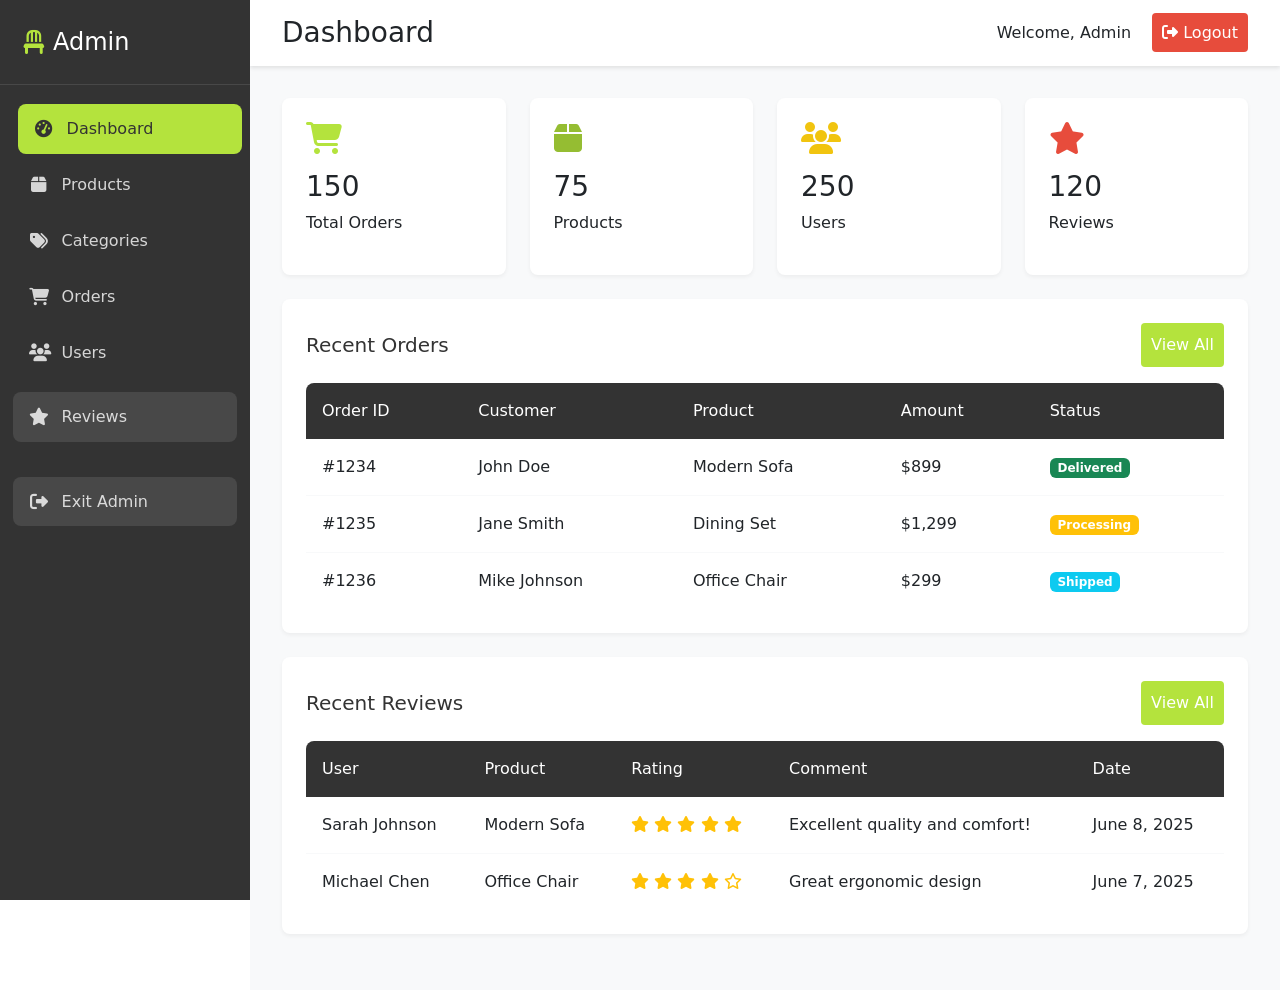
<file: admin/index.html>
<!DOCTYPE html>
<html lang="en">
  <head>
    <meta charset="UTF-8" />
    <meta name="viewport" content="width=device-width, initial-scale=1.0" />
    <title>Admin Dashboard - Modern Furniture Store</title>

    <!-- Favicon -->
    <link
      rel="apple-touch-icon"
      sizes="180x180"
      href="../assets/img/favicon_io/apple-touch-icon.png"
    />
    <link
      rel="icon"
      type="image/png"
      sizes="32x32"
      href="../assets/img/favicon_io/favicon-32x32.png"
    />
    <link
      rel="icon"
      type="image/png"
      sizes="16x16"
      href="../assets/img/favicon_io/favicon-16x16.png"
    />
    <link rel="manifest" href="../assets/img/favicon_io/site.webmanifest" />

    <!-- Bootstrap 5 CSS -->
    <link
      href="https://cdn.jsdelivr.net/npm/bootstrap@5.3.0/dist/css/bootstrap.min.css"
      rel="stylesheet"
    />
    <!-- Font Awesome -->
    <link
      rel="stylesheet"
      href="https://cdnjs.cloudflare.com/ajax/libs/font-awesome/6.4.0/css/all.min.css"
    />
    <!-- Custom CSS -->
    <link rel="stylesheet" href="../assets/css/colors.css" />
    <link rel="stylesheet" href="../assets/css/admin/admin.css" />
  </head>
  <body>
    <div class="admin-wrapper">
      <!-- Sidebar -->
      <nav class="admin-sidebar">
        <a class="navbar-brand" href="index.html">
          <i class="fas fa-chair"></i> Admin
        </a>
        <ul class="nav flex-column">
          <li class="nav-item">
            <a class="nav-link active" href="index.html">
              <i class="fas fa-tachometer-alt"></i> Dashboard
            </a>
          </li>
          <li class="nav-item">
            <a class="nav-link" href="products.html">
              <i class="fas fa-box"></i> Products
            </a>
          </li>
          <li class="nav-item">
            <a class="nav-link" href="categories.html">
              <i class="fas fa-tags"></i> Categories
            </a>
          </li>
          <li class="nav-item">
            <a class="nav-link" href="orders.html">
              <i class="fas fa-shopping-cart"></i> Orders
            </a>
          </li>
          <li class="nav-item">
            <a class="nav-link" href="users.html">
              <i class="fas fa-users"></i> Users
            </a>
          </li>
          <li class="nav-item">
            <a class="nav-link" href="reviews.html">
              <i class="fas fa-star"></i> Reviews
            </a>
          </li>
          <li class="nav-item mt-4">
            <a class="nav-link" href="../index.html">
              <i class="fas fa-sign-out-alt"></i> Exit Admin
            </a>
          </li>
        </ul>
      </nav>

      <!-- Main Content -->
      <main class="admin-main">
        <!-- Header -->
        <header class="admin-header">
          <h1 class="h3 m-0">Dashboard</h1>
          <div class="admin-header-right">
            <span class="me-3">Welcome, Admin</span>
            <a href="#" class="admin-btn admin-btn-danger btn-sm">
              <i class="fas fa-sign-out-alt"></i> Logout
            </a>
          </div>
        </header>

        <!-- Stats Row -->
        <div class="row">
          <div class="col-md-3">
            <div class="stats-card primary">
              <i class="fas fa-shopping-cart"></i>
              <h3>150</h3>
              <p>Total Orders</p>
            </div>
          </div>
          <div class="col-md-3">
            <div class="stats-card success">
              <i class="fas fa-box"></i>
              <h3>75</h3>
              <p>Products</p>
            </div>
          </div>
          <div class="col-md-3">
            <div class="stats-card warning">
              <i class="fas fa-users"></i>
              <h3>250</h3>
              <p>Users</p>
            </div>
          </div>
          <div class="col-md-3">
            <div class="stats-card danger">
              <i class="fas fa-star"></i>
              <h3>120</h3>
              <p>Reviews</p>
            </div>
          </div>
        </div>

        <!-- Recent Orders -->
        <div class="admin-card">
          <div class="admin-card-header">
            <h2 class="admin-card-title">Recent Orders</h2>
            <a href="orders.html" class="admin-btn admin-btn-primary"
              >View All</a
            >
          </div>
          <div class="table-responsive">
            <table class="admin-table">
              <thead>
                <tr>
                  <th>Order ID</th>
                  <th>Customer</th>
                  <th>Product</th>
                  <th>Amount</th>
                  <th>Status</th>
                </tr>
              </thead>
              <tbody>
                <tr>
                  <td>#1234</td>
                  <td>John Doe</td>
                  <td>Modern Sofa</td>
                  <td>$899</td>
                  <td><span class="badge bg-success">Delivered</span></td>
                </tr>
                <tr>
                  <td>#1235</td>
                  <td>Jane Smith</td>
                  <td>Dining Set</td>
                  <td>$1,299</td>
                  <td><span class="badge bg-warning">Processing</span></td>
                </tr>
                <tr>
                  <td>#1236</td>
                  <td>Mike Johnson</td>
                  <td>Office Chair</td>
                  <td>$299</td>
                  <td><span class="badge bg-info">Shipped</span></td>
                </tr>
              </tbody>
            </table>
          </div>
        </div>

        <!-- Recent Reviews -->
        <div class="admin-card">
          <div class="admin-card-header">
            <h2 class="admin-card-title">Recent Reviews</h2>
            <a href="reviews.html" class="admin-btn admin-btn-primary"
              >View All</a
            >
          </div>
          <div class="table-responsive">
            <table class="admin-table">
              <thead>
                <tr>
                  <th>User</th>
                  <th>Product</th>
                  <th>Rating</th>
                  <th>Comment</th>
                  <th>Date</th>
                </tr>
              </thead>
              <tbody>
                <tr>
                  <td>Sarah Johnson</td>
                  <td>Modern Sofa</td>
                  <td>
                    <i class="fas fa-star text-warning"></i>
                    <i class="fas fa-star text-warning"></i>
                    <i class="fas fa-star text-warning"></i>
                    <i class="fas fa-star text-warning"></i>
                    <i class="fas fa-star text-warning"></i>
                  </td>
                  <td>Excellent quality and comfort!</td>
                  <td>June 8, 2025</td>
                </tr>
                <tr>
                  <td>Michael Chen</td>
                  <td>Office Chair</td>
                  <td>
                    <i class="fas fa-star text-warning"></i>
                    <i class="fas fa-star text-warning"></i>
                    <i class="fas fa-star text-warning"></i>
                    <i class="fas fa-star text-warning"></i>
                    <i class="far fa-star text-warning"></i>
                  </td>
                  <td>Great ergonomic design</td>
                  <td>June 7, 2025</td>
                </tr>
              </tbody>
            </table>
          </div>
        </div>
      </main>
    </div>

    <!-- Bootstrap JS -->
    <script src="https://cdn.jsdelivr.net/npm/bootstrap@5.3.0/dist/js/bootstrap.bundle.min.js"></script>
  </body>
</html>
</file>
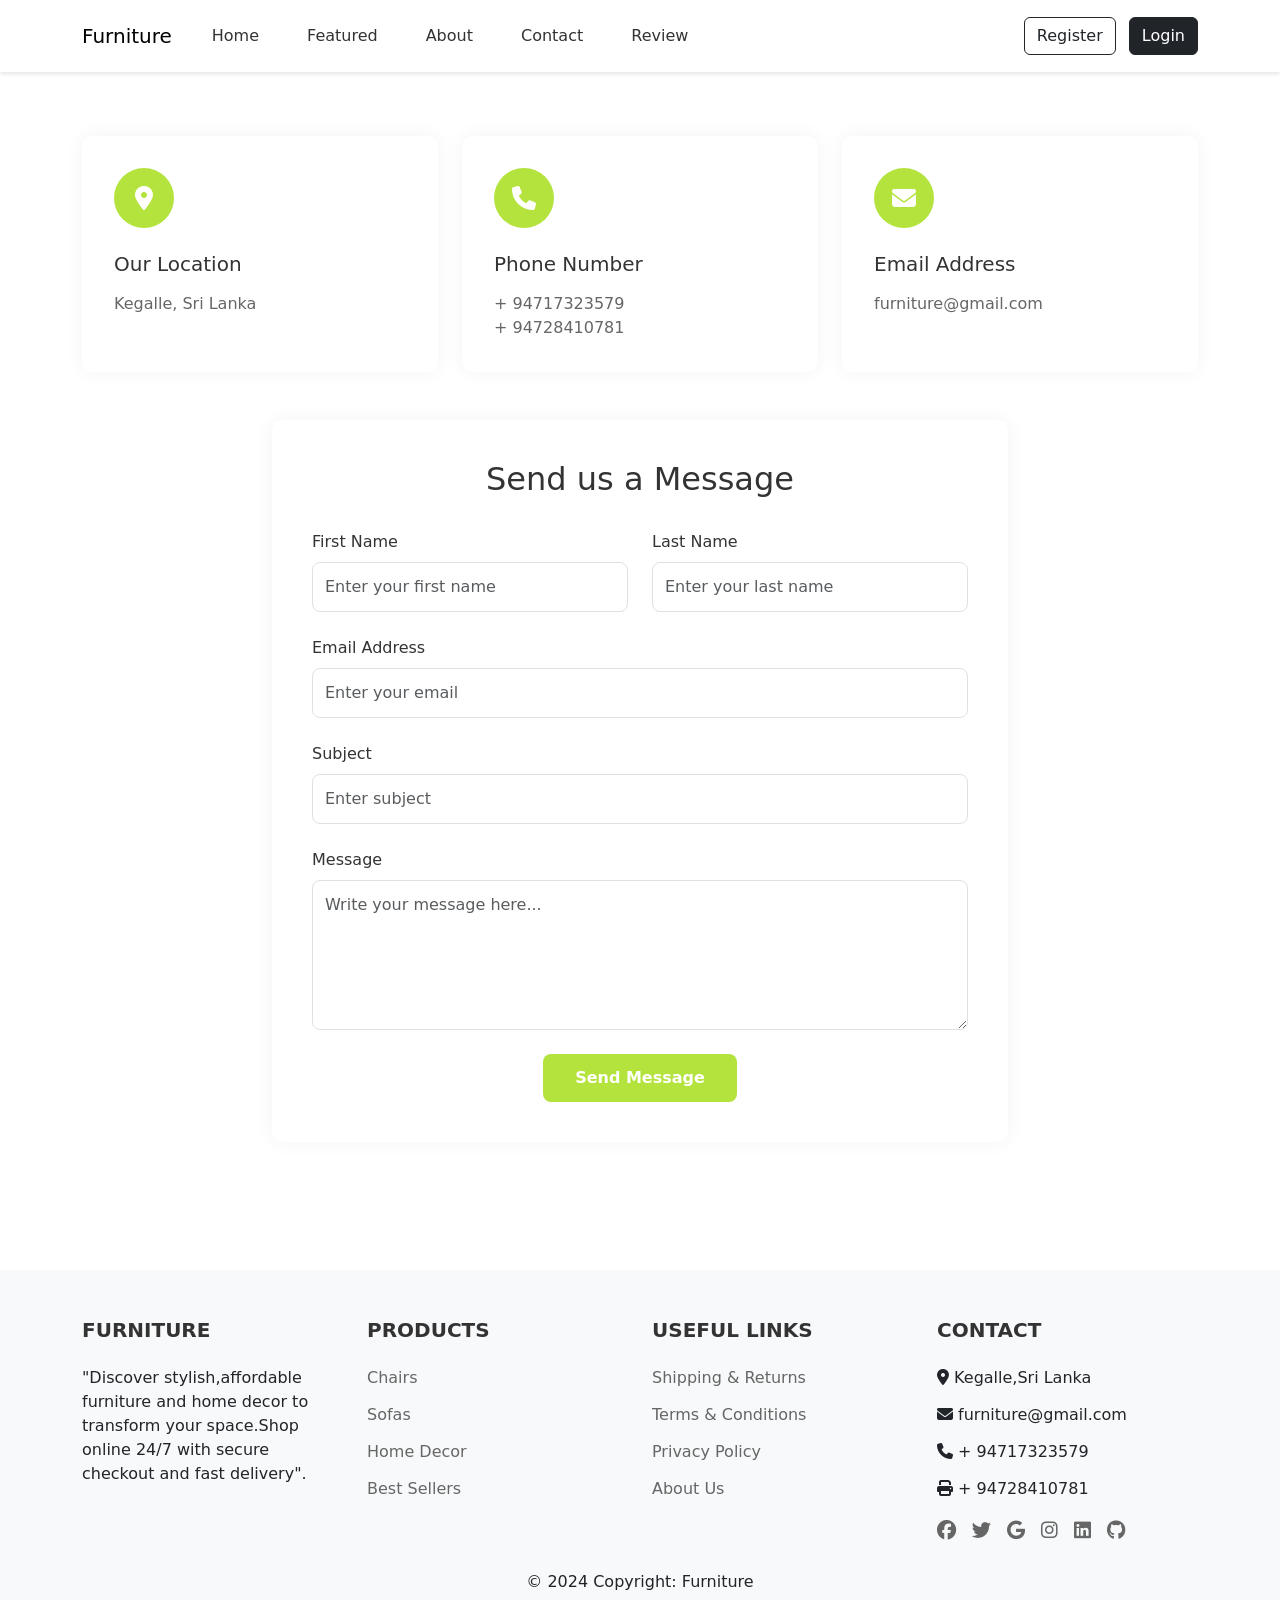
<file: contact.html>
<!DOCTYPE html>
<html lang="en">
  <head>
    <meta charset="UTF-8" />
    <meta name="viewport" content="width=device-width, initial-scale=1.0" />
    <title>Contact Us - Modern Furniture Store</title>
    <!-- Bootstrap 5 CSS -->
    <link
      href="https://cdn.jsdelivr.net/npm/bootstrap@5.3.0/dist/css/bootstrap.min.css"
      rel="stylesheet"
    />
    <!-- Font Awesome -->
    <link
      rel="stylesheet"
      href="https://cdnjs.cloudflare.com/ajax/libs/font-awesome/6.4.0/css/all.min.css"
    />
    <!-- Custom CSS -->
    <link rel="stylesheet" href="assets/css/colors.css" />
    <link rel="stylesheet" href="assets/css/navigation.css" />
    <link rel="stylesheet" href="assets/css/footer.css" />
    <link rel="stylesheet" href="assets/css/contact.css" />
  </head>
  <body>
    <!-- Navigation -->
    <nav class="navbar navbar-expand-lg">
      <div class="container">
        <a class="navbar-brand" href="index.html">Furniture</a>
        <button
          class="navbar-toggler"
          type="button"
          data-bs-toggle="collapse"
          data-bs-target="#navbarNav"
        >
          <span class="navbar-toggler-icon"></span>
        </button>
        <div class="collapse navbar-collapse" id="navbarNav">
          <ul class="navbar-nav me-auto">
            <li class="nav-item">
              <a class="nav-link" href="index.html">Home</a>
            </li>
            <li class="nav-item">
              <a class="nav-link" href="featured.html">Featured</a>
            </li>
            <li class="nav-item">
              <a class="nav-link" href="about.html">About</a>
            </li>
            <li class="nav-item">
              <a class="nav-link active" href="contact.html">Contact</a>
            </li>
            <li class="nav-item">
              <a class="nav-link" href="review.html">Review</a>
            </li>
          </ul>
          <div class="ms-auto">
            <a href="register.html" class="btn btn-outline-dark me-2"
              >Register</a
            >
            <a href="login.html" class="btn btn-dark">Login</a>
          </div>
        </div>
      </div>
    </nav>

    <!-- Contact Section -->
    <section class="contact-container">
      <div class="container">
        <div class="contact-info">
          <div class="row g-4">
            <div class="col-md-4">
              <div class="contact-card">
                <div class="contact-icon">
                  <i class="fas fa-map-marker-alt"></i>
                </div>
                <h3>Our Location</h3>
                <p>Kegalle, Sri Lanka</p>
              </div>
            </div>
            <div class="col-md-4">
              <div class="contact-card">
                <div class="contact-icon">
                  <i class="fas fa-phone"></i>
                </div>
                <h3>Phone Number</h3>
                <p>+ 94717323579</p>
                <p>+ 94728410781</p>
              </div>
            </div>
            <div class="col-md-4">
              <div class="contact-card">
                <div class="contact-icon">
                  <i class="fas fa-envelope"></i>
                </div>
                <h3>Email Address</h3>
                <p>furniture@gmail.com</p>
              </div>
            </div>
          </div>
        </div>

        <div class="row justify-content-center">
          <div class="col-md-8">
            <div class="contact-form">
              <h2>Send us a Message</h2>
              <form>
                <div class="row">
                  <div class="col-md-6">
                    <div class="form-group">
                      <label class="form-label">First Name</label>
                      <input
                        type="text"
                        class="form-control"
                        placeholder="Enter your first name"
                        required
                      />
                    </div>
                  </div>
                  <div class="col-md-6">
                    <div class="form-group">
                      <label class="form-label">Last Name</label>
                      <input
                        type="text"
                        class="form-control"
                        placeholder="Enter your last name"
                        required
                      />
                    </div>
                  </div>
                </div>
                <div class="form-group">
                  <label class="form-label">Email Address</label>
                  <input
                    type="email"
                    class="form-control"
                    placeholder="Enter your email"
                    required
                  />
                </div>
                <div class="form-group">
                  <label class="form-label">Subject</label>
                  <input
                    type="text"
                    class="form-control"
                    placeholder="Enter subject"
                    required
                  />
                </div>
                <div class="form-group">
                  <label class="form-label">Message</label>
                  <textarea
                    class="form-control"
                    placeholder="Write your message here..."
                    required
                  ></textarea>
                </div>
                <div class="text-center">
                  <button type="submit" class="contact-btn">
                    Send Message
                  </button>
                </div>
              </form>
            </div>
          </div>
        </div>
      </div>
    </section>

    <!-- Footer -->
    <footer>
      <div class="container">
        <div class="row">
          <div class="col-md-3">
            <h5 class="footer-heading">FURNITURE</h5>
            <p>
              "Discover stylish,affordable furniture and home decor to transform
              your space.Shop online 24/7 with secure checkout and fast
              delivery".
            </p>
          </div>
          <div class="col-md-3">
            <h5 class="footer-heading">PRODUCTS</h5>
            <ul class="footer-links">
              <li><a href="#">Chairs</a></li>
              <li><a href="#">Sofas</a></li>
              <li><a href="#">Home Decor</a></li>
              <li><a href="#">Best Sellers</a></li>
            </ul>
          </div>
          <div class="col-md-3">
            <h5 class="footer-heading">USEFUL LINKS</h5>
            <ul class="footer-links">
              <li><a href="#">Shipping & Returns</a></li>
              <li><a href="#">Terms & Conditions</a></li>
              <li><a href="#">Privacy Policy</a></li>
              <li><a href="#">About Us</a></li>
            </ul>
          </div>
          <div class="col-md-3">
            <h5 class="footer-heading">CONTACT</h5>
            <ul class="footer-links">
              <li><i class="fas fa-map-marker-alt"></i> Kegalle,Sri Lanka</li>
              <li><i class="fas fa-envelope"></i> furniture@gmail.com</li>
              <li><i class="fas fa-phone"></i> + 94717323579</li>
              <li><i class="fas fa-print"></i> + 94728410781</li>
            </ul>
            <div class="social-links mt-3">
              <a href="#"><i class="fab fa-facebook"></i></a>
              <a href="#"><i class="fab fa-twitter"></i></a>
              <a href="#"><i class="fab fa-google"></i></a>
              <a href="#"><i class="fab fa-instagram"></i></a>
              <a href="#"><i class="fab fa-linkedin"></i></a>
              <a href="#"><i class="fab fa-github"></i></a>
            </div>
          </div>
        </div>
        <div class="text-center mt-4">
          <p>© 2024 Copyright: Furniture</p>
        </div>
      </div>
    </footer>

    <!-- Bootstrap JS -->
    <script src="https://cdn.jsdelivr.net/npm/bootstrap@5.3.0/dist/js/bootstrap.bundle.min.js"></script>
  </body>
</html>
</file>
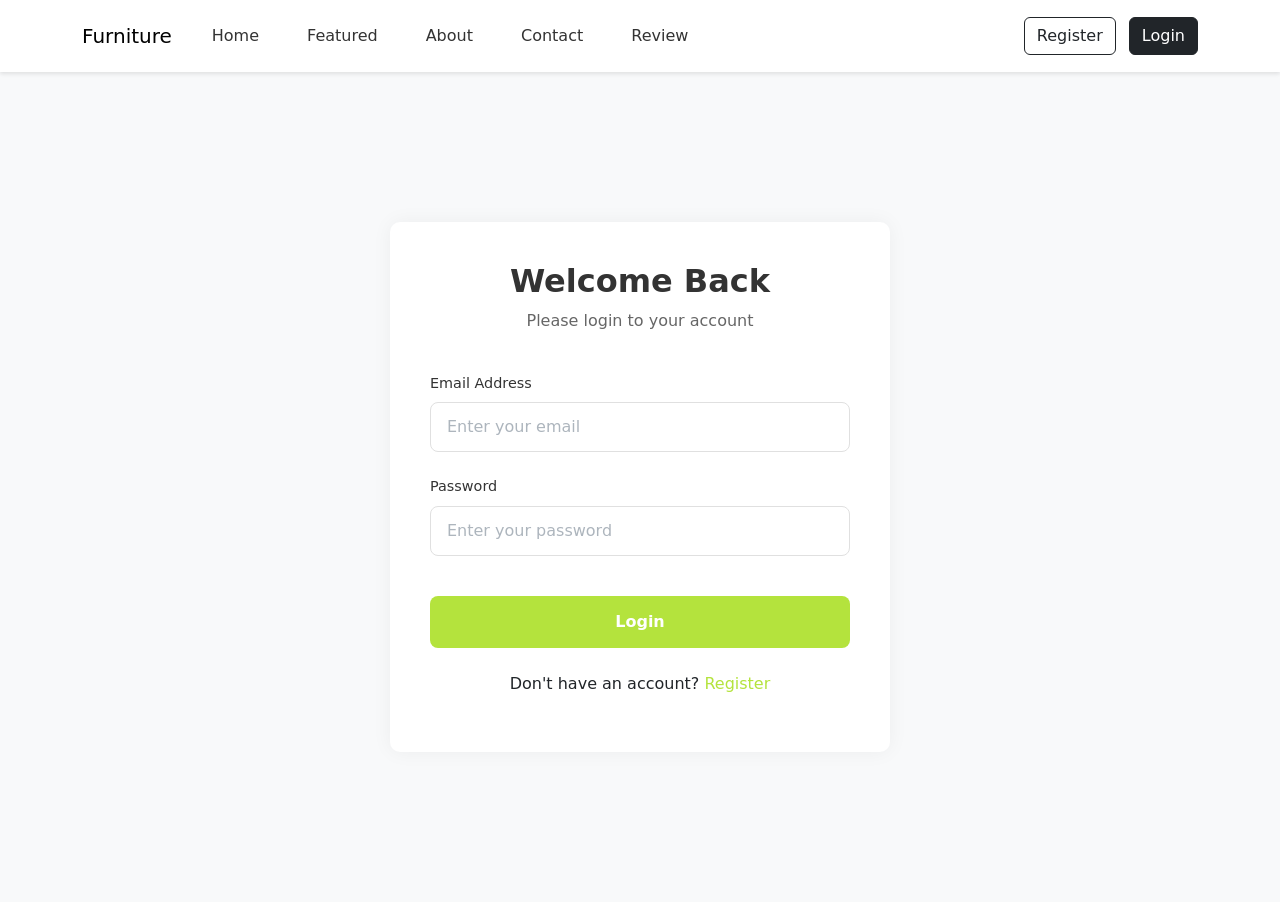
<file: login.html>
<!DOCTYPE html>
<html lang="en">
  <head>
    <meta charset="UTF-8" />
    <meta name="viewport" content="width=device-width, initial-scale=1.0" />
    <title>Login - Modern Furniture Store</title>

    <!-- Favicon -->
    <link
      rel="apple-touch-icon"
      sizes="180x180"
      href="./assets/img/favicon_io/apple-touch-icon.png"
    />
    <link
      rel="icon"
      type="image/png"
      sizes="32x32"
      href="./assets/img/favicon_io/favicon-32x32.png"
    />
    <link
      rel="icon"
      type="image/png"
      sizes="16x16"
      href="./assets/img/favicon_io/favicon-16x16.png"
    />
    <link rel="manifest" href="/site.webmanifest" />

    <!-- Bootstrap 5 CSS -->
    <link
      href="https://cdn.jsdelivr.net/npm/bootstrap@5.3.0/dist/css/bootstrap.min.css"
      rel="stylesheet"
    />

    <!-- Bootstrap 5 CSS -->
    <link
      href="https://cdn.jsdelivr.net/npm/bootstrap@5.3.0/dist/css/bootstrap.min.css"
      rel="stylesheet"
    />
    <!-- Font Awesome -->
    <link
      rel="stylesheet"
      href="https://cdnjs.cloudflare.com/ajax/libs/font-awesome/6.4.0/css/all.min.css"
    />
    <!-- Custom CSS -->
    <link rel="stylesheet" href="assets/css/colors.css" />
    <link rel="stylesheet" href="assets/css/navigation.css" />
    <link rel="stylesheet" href="assets/css/footer.css" />
    <link rel="stylesheet" href="assets/css/auth.css" />
  </head>
  <body>
    <!-- Navigation -->
    <nav class="navbar navbar-expand-lg">
      <div class="container">
        <a class="navbar-brand" href="index.html">Furniture</a>
        <button
          class="navbar-toggler"
          type="button"
          data-bs-toggle="collapse"
          data-bs-target="#navbarNav"
        >
          <span class="navbar-toggler-icon"></span>
        </button>
        <div class="collapse navbar-collapse" id="navbarNav">
          <ul class="navbar-nav me-auto">
            <li class="nav-item">
              <a class="nav-link" href="index.html">Home</a>
            </li>
            <li class="nav-item">
              <a class="nav-link" href="featured.html">Featured</a>
            </li>
            <li class="nav-item">
              <a class="nav-link" href="about.html">About</a>
            </li>
            <li class="nav-item">
              <a class="nav-link" href="#">Contact</a>
            </li>
            <li class="nav-item">
              <a class="nav-link" href="#">Review</a>
            </li>
          </ul>
          <div class="ms-auto">
            <a href="register.html" class="btn btn-outline-dark me-2"
              >Register</a
            >
            <a href="login.html" class="btn btn-dark">Login</a>
          </div>
        </div>
      </div>
    </nav>

    <!-- Login Form -->
    <div class="auth-container">
      <div class="auth-card">
        <div class="auth-header">
          <h2>Welcome Back</h2>
          <p>Please login to your account</p>
        </div>
        <form>
          <div class="form-group">
            <label class="form-label">Email Address</label>
            <input
              type="email"
              class="form-control"
              placeholder="Enter your email"
              required
            />
          </div>
          <div class="form-group">
            <label class="form-label">Password</label>
            <input
              type="password"
              class="form-control"
              placeholder="Enter your password"
              required
            />
          </div>
          <button type="submit" class="auth-btn">Login</button>

          <div class="auth-links">
            <p>Don't have an account? <a href="register.html">Register</a></p>
          </div>
        </form>
      </div>
    </div>

    <!-- Bootstrap JS -->
    <script src="https://cdn.jsdelivr.net/npm/bootstrap@5.3.0/dist/js/bootstrap.bundle.min.js"></script>
  </body>
</html>
</file>
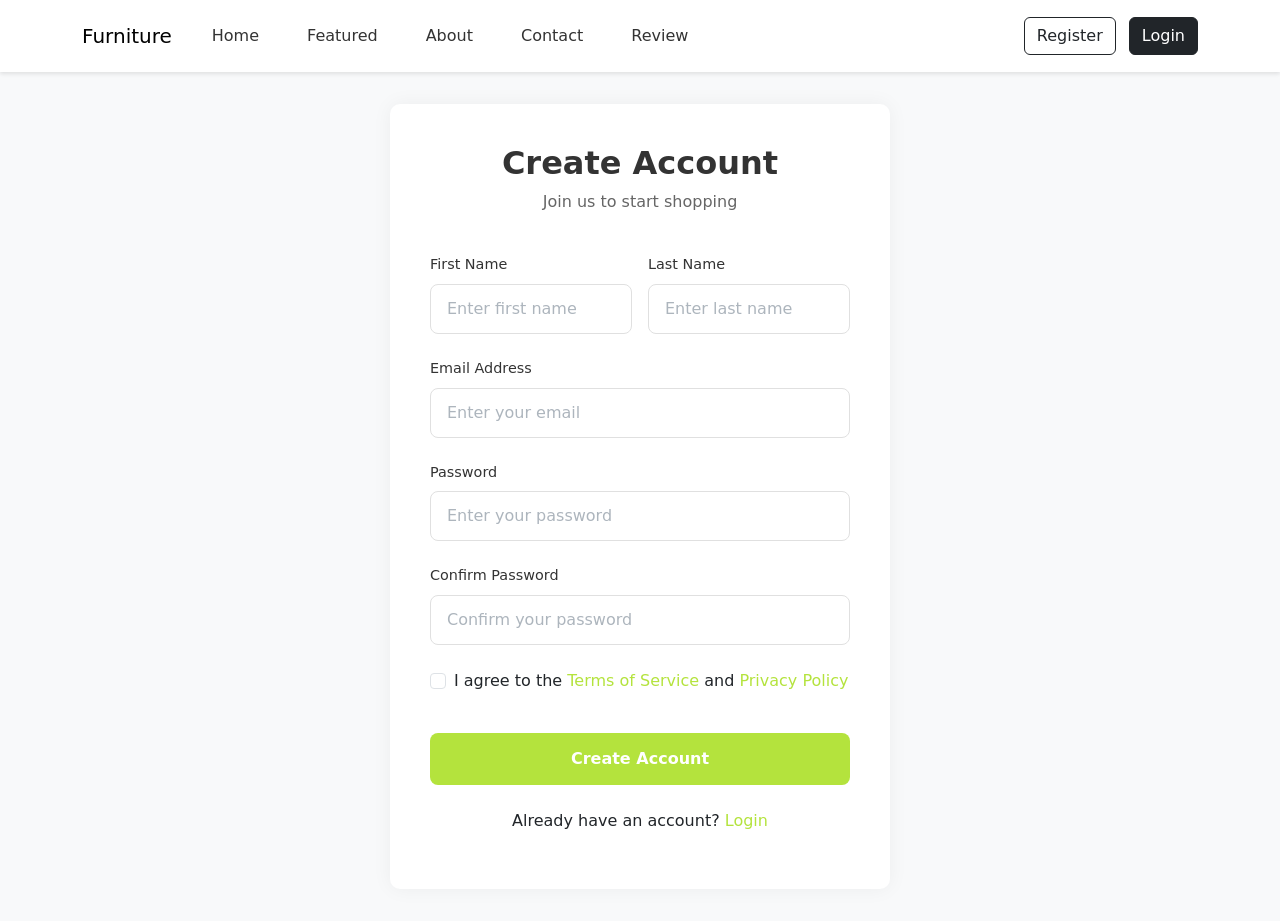
<file: register.html>
<!DOCTYPE html>
<html lang="en">
  <head>
    <meta charset="UTF-8" />
    <meta name="viewport" content="width=device-width, initial-scale=1.0" />
    <title>Register - Modern Furniture Store</title>

    <!-- Favicon -->
    <link
      rel="apple-touch-icon"
      sizes="180x180"
      href="./assets/img/favicon_io/apple-touch-icon.png"
    />
    <link
      rel="icon"
      type="image/png"
      sizes="32x32"
      href="./assets/img/favicon_io/favicon-32x32.png"
    />
    <link
      rel="icon"
      type="image/png"
      sizes="16x16"
      href="./assets/img/favicon_io/favicon-16x16.png"
    />
    <link rel="manifest" href="/site.webmanifest" />

    <!-- Bootstrap 5 CSS -->
    <link
      href="https://cdn.jsdelivr.net/npm/bootstrap@5.3.0/dist/css/bootstrap.min.css"
      rel="stylesheet"
    />

    <!-- Bootstrap 5 CSS -->
    <link
      href="https://cdn.jsdelivr.net/npm/bootstrap@5.3.0/dist/css/bootstrap.min.css"
      rel="stylesheet"
    />
    <!-- Font Awesome -->
    <link
      rel="stylesheet"
      href="https://cdnjs.cloudflare.com/ajax/libs/font-awesome/6.4.0/css/all.min.css"
    />
    <!-- Custom CSS -->
    <link rel="stylesheet" href="assets/css/colors.css" />
    <link rel="stylesheet" href="assets/css/navigation.css" />
    <link rel="stylesheet" href="assets/css/footer.css" />
    <link rel="stylesheet" href="assets/css/auth.css" />
  </head>
  <body>
    <!-- Navigation -->
    <nav class="navbar navbar-expand-lg">
      <div class="container">
        <a class="navbar-brand" href="index.html">Furniture</a>
        <button
          class="navbar-toggler"
          type="button"
          data-bs-toggle="collapse"
          data-bs-target="#navbarNav"
        >
          <span class="navbar-toggler-icon"></span>
        </button>
        <div class="collapse navbar-collapse" id="navbarNav">
          <ul class="navbar-nav me-auto">
            <li class="nav-item">
              <a class="nav-link" href="index.html">Home</a>
            </li>
            <li class="nav-item">
              <a class="nav-link" href="featured.html">Featured</a>
            </li>
            <li class="nav-item">
              <a class="nav-link" href="about.html">About</a>
            </li>
            <li class="nav-item">
              <a class="nav-link" href="contact.html">Contact</a>
            </li>
            <li class="nav-item">
              <a class="nav-link" href="review.html">Review</a>
            </li>
          </ul>
          <div class="ms-auto">
            <a href="register.html" class="btn btn-outline-dark me-2"
              >Register</a
            >
            <a href="login.html" class="btn btn-dark">Login</a>
          </div>
        </div>
      </div>
    </nav>

    <!-- Register Form -->
    <div class="auth-container">
      <div class="auth-card">
        <div class="auth-header">
          <h2>Create Account</h2>
          <p>Join us to start shopping</p>
        </div>
        <form>
          <div class="row g-3">
            <div class="col-md-6">
              <div class="form-group">
                <label class="form-label">First Name</label>
                <input
                  type="text"
                  class="form-control"
                  placeholder="Enter first name"
                  required
                />
              </div>
            </div>
            <div class="col-md-6">
              <div class="form-group">
                <label class="form-label">Last Name</label>
                <input
                  type="text"
                  class="form-control"
                  placeholder="Enter last name"
                  required
                />
              </div>
            </div>
          </div>

          <div class="form-group">
            <label class="form-label">Email Address</label>
            <input
              type="email"
              class="form-control"
              placeholder="Enter your email"
              required
            />
          </div>

          <div class="form-group">
            <label class="form-label">Password</label>
            <input
              type="password"
              class="form-control"
              placeholder="Enter your password"
              required
            />
          </div>

          <div class="form-group">
            <label class="form-label">Confirm Password</label>
            <input
              type="password"
              class="form-control"
              placeholder="Confirm your password"
              required
            />
          </div>

          <div class="terms-check">
            <div class="form-check">
              <input
                type="checkbox"
                class="form-check-input"
                id="terms"
                required
              />
              <label class="form-check-label" for="terms">
                I agree to the <a href="#">Terms of Service</a> and
                <a href="#">Privacy Policy</a>
              </label>
            </div>
          </div>

          <button type="submit" class="auth-btn">Create Account</button>

          <div class="auth-links">
            <p>Already have an account? <a href="login.html">Login</a></p>
          </div>
        </form>
      </div>
    </div>

    <!-- Bootstrap JS -->
    <script src="https://cdn.jsdelivr.net/npm/bootstrap@5.3.0/dist/js/bootstrap.bundle.min.js"></script>
  </body>
</html>
</file>
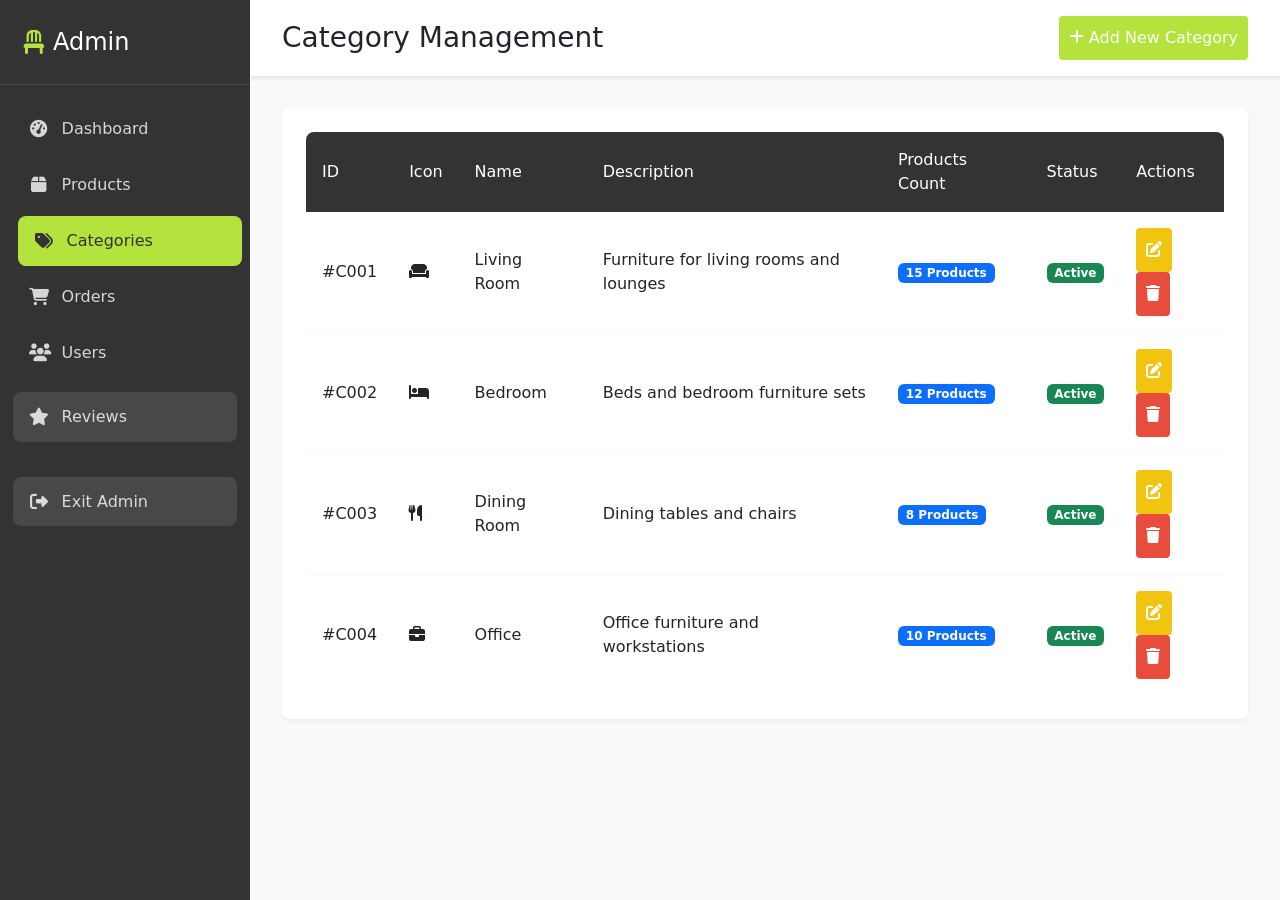
<file: admin/categories.html>
<!DOCTYPE html>
<html lang="en">
  <head>
    <meta charset="UTF-8" />
    <meta name="viewport" content="width=device-width, initial-scale=1.0" />
    <title>Category Management - Modern Furniture Store</title>

    <!-- Favicon -->
    <link
      rel="apple-touch-icon"
      sizes="180x180"
      href="../assets/img/favicon_io/apple-touch-icon.png"
    />
    <link
      rel="icon"
      type="image/png"
      sizes="32x32"
      href="../assets/img/favicon_io/favicon-32x32.png"
    />
    <link
      rel="icon"
      type="image/png"
      sizes="16x16"
      href="../assets/img/favicon_io/favicon-16x16.png"
    />
    <link rel="manifest" href="../assets/img/favicon_io/site.webmanifest" />

    <!-- Bootstrap 5 CSS -->
    <link
      href="https://cdn.jsdelivr.net/npm/bootstrap@5.3.0/dist/css/bootstrap.min.css"
      rel="stylesheet"
    />
    <!-- Font Awesome -->
    <link
      rel="stylesheet"
      href="https://cdnjs.cloudflare.com/ajax/libs/font-awesome/6.4.0/css/all.min.css"
    />
    <!-- Custom CSS -->
    <link rel="stylesheet" href="../assets/css/colors.css" />
    <link rel="stylesheet" href="../assets/css/admin/admin.css" />
  </head>
  <body>
    <div class="admin-wrapper">
      <!-- Sidebar -->
      <nav class="admin-sidebar">
        <a class="navbar-brand" href="index.html">
          <i class="fas fa-chair"></i> Admin
        </a>
        <ul class="nav flex-column">
          <li class="nav-item">
            <a class="nav-link" href="index.html">
              <i class="fas fa-tachometer-alt"></i> Dashboard
            </a>
          </li>
          <li class="nav-item">
            <a class="nav-link" href="products.html">
              <i class="fas fa-box"></i> Products
            </a>
          </li>
          <li class="nav-item">
            <a class="nav-link active" href="categories.html">
              <i class="fas fa-tags"></i> Categories
            </a>
          </li>
          <li class="nav-item">
            <a class="nav-link" href="orders.html">
              <i class="fas fa-shopping-cart"></i> Orders
            </a>
          </li>
          <li class="nav-item">
            <a class="nav-link" href="users.html">
              <i class="fas fa-users"></i> Users
            </a>
          </li>
          <li class="nav-item">
            <a class="nav-link" href="reviews.html">
              <i class="fas fa-star"></i> Reviews
            </a>
          </li>
          <li class="nav-item mt-4">
            <a class="nav-link" href="../index.html">
              <i class="fas fa-sign-out-alt"></i> Exit Admin
            </a>
          </li>
        </ul>
      </nav>

      <!-- Main Content -->
      <main class="admin-main">
        <!-- Header -->
        <header class="admin-header">
          <h1 class="h3 m-0">Category Management</h1>
          <button
            class="admin-btn admin-btn-primary btn-sm"
            data-bs-toggle="modal"
            data-bs-target="#addCategoryModal"
          >
            <i class="fas fa-plus"></i> Add New Category
          </button>
        </header>

        <!-- Categories Table -->
        <div class="admin-card">
          <div class="table-responsive">
            <table class="admin-table">
              <thead>
                <tr>
                  <th>ID</th>
                  <th>Icon</th>
                  <th>Name</th>
                  <th>Description</th>
                  <th>Products Count</th>
                  <th>Status</th>
                  <th>Actions</th>
                </tr>
              </thead>
              <tbody>
                <tr>
                  <td>#C001</td>
                  <td><i class="fas fa-couch"></i></td>
                  <td>Living Room</td>
                  <td>Furniture for living rooms and lounges</td>
                  <td><span class="badge bg-primary">15 Products</span></td>
                  <td><span class="badge bg-success">Active</span></td>
                  <td>
                    <button
                      class="admin-btn admin-btn-warning btn-sm"
                      data-bs-toggle="modal"
                      data-bs-target="#editCategoryModal"
                    >
                      <i class="fas fa-edit"></i>
                    </button>
                    <button class="admin-btn admin-btn-danger btn-sm">
                      <i class="fas fa-trash"></i>
                    </button>
                  </td>
                </tr>
                <tr>
                  <td>#C002</td>
                  <td><i class="fas fa-bed"></i></td>
                  <td>Bedroom</td>
                  <td>Beds and bedroom furniture sets</td>
                  <td><span class="badge bg-primary">12 Products</span></td>
                  <td><span class="badge bg-success">Active</span></td>
                  <td>
                    <button
                      class="admin-btn admin-btn-warning btn-sm"
                      data-bs-toggle="modal"
                      data-bs-target="#editCategoryModal"
                    >
                      <i class="fas fa-edit"></i>
                    </button>
                    <button class="admin-btn admin-btn-danger btn-sm">
                      <i class="fas fa-trash"></i>
                    </button>
                  </td>
                </tr>
                <tr>
                  <td>#C003</td>
                  <td><i class="fas fa-utensils"></i></td>
                  <td>Dining Room</td>
                  <td>Dining tables and chairs</td>
                  <td><span class="badge bg-primary">8 Products</span></td>
                  <td><span class="badge bg-success">Active</span></td>
                  <td>
                    <button
                      class="admin-btn admin-btn-warning btn-sm"
                      data-bs-toggle="modal"
                      data-bs-target="#editCategoryModal"
                    >
                      <i class="fas fa-edit"></i>
                    </button>
                    <button class="admin-btn admin-btn-danger btn-sm">
                      <i class="fas fa-trash"></i>
                    </button>
                  </td>
                </tr>
                <tr>
                  <td>#C004</td>
                  <td><i class="fas fa-briefcase"></i></td>
                  <td>Office</td>
                  <td>Office furniture and workstations</td>
                  <td><span class="badge bg-primary">10 Products</span></td>
                  <td><span class="badge bg-success">Active</span></td>
                  <td>
                    <button
                      class="admin-btn admin-btn-warning btn-sm"
                      data-bs-toggle="modal"
                      data-bs-target="#editCategoryModal"
                    >
                      <i class="fas fa-edit"></i>
                    </button>
                    <button class="admin-btn admin-btn-danger btn-sm">
                      <i class="fas fa-trash"></i>
                    </button>
                  </td>
                </tr>
              </tbody>
            </table>
          </div>
        </div>
      </main>
    </div>

    <!-- Add Category Modal -->
    <div class="modal fade" id="addCategoryModal" tabindex="-1">
      <div class="modal-dialog">
        <div class="modal-content">
          <div class="modal-header">
            <h5 class="modal-title">Add New Category</h5>
            <button
              type="button"
              class="btn-close"
              data-bs-dismiss="modal"
            ></button>
          </div>
          <div class="modal-body">
            <form>
              <div class="admin-form-group">
                <label class="admin-form-label">Category Name</label>
                <input type="text" class="admin-form-control" required />
              </div>
              <div class="admin-form-group">
                <label class="admin-form-label">Icon Class</label>
                <div class="input-group">
                  <span class="input-group-text">fa-</span>
                  <input
                    type="text"
                    class="admin-form-control"
                    placeholder="e.g. couch, bed, chair"
                    required
                  />
                </div>
                <small class="text-muted"
                  >Enter Font Awesome icon name without 'fa-' prefix</small
                >
              </div>
              <div class="admin-form-group">
                <label class="admin-form-label">Description</label>
                <textarea
                  class="admin-form-control"
                  rows="3"
                  required
                ></textarea>
              </div>
              <div class="admin-form-group">
                <label class="admin-form-label">Status</label>
                <select class="admin-form-control" required>
                  <option value="active">Active</option>
                  <option value="inactive">Inactive</option>
                </select>
              </div>
            </form>
          </div>
          <div class="modal-footer">
            <button
              type="button"
              class="admin-btn admin-btn-secondary btn-sm"
              data-bs-dismiss="modal"
            >
              Cancel
            </button>
            <button type="button" class="admin-btn admin-btn-primary btn-sm">
              Add Category
            </button>
          </div>
        </div>
      </div>
    </div>

    <!-- Edit Category Modal -->
    <div class="modal fade" id="editCategoryModal" tabindex="-1">
      <div class="modal-dialog">
        <div class="modal-content">
          <div class="modal-header">
            <h5 class="modal-title">Edit Category</h5>
            <button
              type="button"
              class="btn-close"
              data-bs-dismiss="modal"
            ></button>
          </div>
          <div class="modal-body">
            <form>
              <div class="admin-form-group">
                <label class="admin-form-label">Category Name</label>
                <input
                  type="text"
                  class="admin-form-control"
                  value="Living Room"
                  required
                />
              </div>
              <div class="admin-form-group">
                <label class="admin-form-label">Icon Class</label>
                <div class="input-group">
                  <span class="input-group-text">fa-</span>
                  <input
                    type="text"
                    class="admin-form-control"
                    value="couch"
                    required
                  />
                </div>
                <small class="text-muted"
                  >Enter Font Awesome icon name without 'fa-' prefix</small
                >
              </div>
              <div class="admin-form-group">
                <label class="admin-form-label">Description</label>
                <textarea class="admin-form-control" rows="3" required>
Furniture for living rooms and lounges</textarea
                >
              </div>
              <div class="admin-form-group">
                <label class="admin-form-label">Status</label>
                <select class="admin-form-control" required>
                  <option value="active" selected>Active</option>
                  <option value="inactive">Inactive</option>
                </select>
              </div>
            </form>
          </div>
          <div class="modal-footer">
            <button
              type="button"
              class="admin-btn admin-btn-secondary btn-sm"
              data-bs-dismiss="modal"
            >
              Cancel
            </button>
            <button type="button" class="admin-btn admin-btn-primary btn-sm">
              Save Changes
            </button>
          </div>
        </div>
      </div>
    </div>

    <!-- Bootstrap JS -->
    <script src="https://cdn.jsdelivr.net/npm/bootstrap@5.3.0/dist/js/bootstrap.bundle.min.js"></script>
  </body>
</html>
</file>
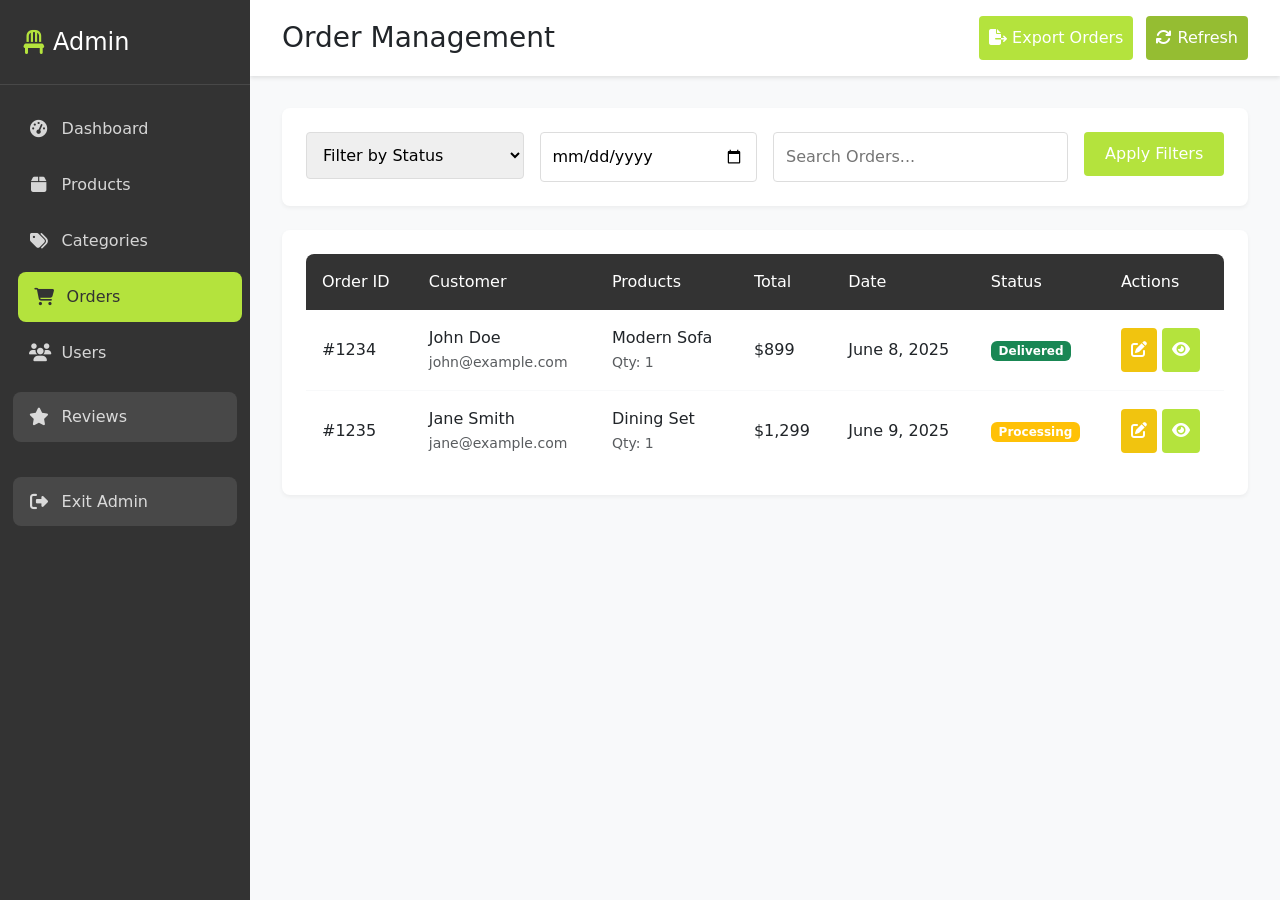
<file: admin/orders.html>
<!DOCTYPE html>
<html lang="en">
  <head>
    <meta charset="UTF-8" />
    <meta name="viewport" content="width=device-width, initial-scale=1.0" />
    <title>Order Management - Modern Furniture Store</title>

    <!-- Favicon -->
    <link
      rel="apple-touch-icon"
      sizes="180x180"
      href="../assets/img/favicon_io/apple-touch-icon.png"
    />
    <link
      rel="icon"
      type="image/png"
      sizes="32x32"
      href="../assets/img/favicon_io/favicon-32x32.png"
    />
    <link
      rel="icon"
      type="image/png"
      sizes="16x16"
      href="../assets/img/favicon_io/favicon-16x16.png"
    />
    <link rel="manifest" href="../assets/img/favicon_io/site.webmanifest" />

    <!-- Bootstrap 5 CSS -->
    <link
      href="https://cdn.jsdelivr.net/npm/bootstrap@5.3.0/dist/css/bootstrap.min.css"
      rel="stylesheet"
    />
    <!-- Font Awesome -->
    <link
      rel="stylesheet"
      href="https://cdnjs.cloudflare.com/ajax/libs/font-awesome/6.4.0/css/all.min.css"
    />
    <!-- Custom CSS -->
    <link rel="stylesheet" href="../assets/css/colors.css" />
    <link rel="stylesheet" href="../assets/css/admin/admin.css" />
  </head>
  <body>
    <div class="admin-wrapper">
      <!-- Sidebar -->
      <nav class="admin-sidebar">
        <a class="navbar-brand" href="index.html">
          <i class="fas fa-chair"></i> Admin
        </a>
        <ul class="nav flex-column">
          <li class="nav-item">
            <a class="nav-link" href="index.html">
              <i class="fas fa-tachometer-alt"></i> Dashboard
            </a>
          </li>
          <li class="nav-item">
            <a class="nav-link" href="products.html">
              <i class="fas fa-box"></i> Products
            </a>
          </li>
          <li class="nav-item">
            <a class="nav-link" href="categories.html">
              <i class="fas fa-tags"></i> Categories
            </a>
          </li>
          <li class="nav-item">
            <a class="nav-link active" href="orders.html">
              <i class="fas fa-shopping-cart"></i> Orders
            </a>
          </li>
          <li class="nav-item">
            <a class="nav-link" href="users.html">
              <i class="fas fa-users"></i> Users
            </a>
          </li>
          <li class="nav-item">
            <a class="nav-link" href="reviews.html">
              <i class="fas fa-star"></i> Reviews
            </a>
          </li>
          <li class="nav-item mt-4">
            <a class="nav-link" href="../index.html">
              <i class="fas fa-sign-out-alt"></i> Exit Admin
            </a>
          </li>
        </ul>
      </nav>

      <!-- Main Content -->
      <main class="admin-main">
        <!-- Header -->
        <header class="admin-header">
          <h1 class="h3 m-0">Order Management</h1>
          <div>
            <button class="admin-btn admin-btn-primary btn-sm me-2">
              <i class="fas fa-file-export"></i> Export Orders
            </button>
            <button class="admin-btn admin-btn-success btn-sm">
              <i class="fas fa-sync"></i> Refresh
            </button>
          </div>
        </header>

        <!-- Order Filters -->
        <div class="admin-card mb-4">
          <div class="row g-3">
            <div class="col-md-3">
              <select class="admin-form-control">
                <option value="">Filter by Status</option>
                <option value="pending">Pending</option>
                <option value="processing">Processing</option>
                <option value="shipped">Shipped</option>
                <option value="delivered">Delivered</option>
                <option value="cancelled">Cancelled</option>
              </select>
            </div>
            <div class="col-md-3">
              <input
                type="date"
                class="admin-form-control"
                placeholder="Filter by Date"
              />
            </div>
            <div class="col-md-4">
              <input
                type="text"
                class="admin-form-control"
                placeholder="Search Orders..."
              />
            </div>
            <div class="col-md-2">
              <button class="admin-btn admin-btn-primary btn-sm w-100">
                Apply Filters
              </button>
            </div>
          </div>
        </div>

        <!-- Orders Table -->
        <div class="admin-card">
          <div class="table-responsive">
            <table class="admin-table">
              <thead>
                <tr>
                  <th>Order ID</th>
                  <th>Customer</th>
                  <th>Products</th>
                  <th>Total</th>
                  <th>Date</th>
                  <th>Status</th>
                  <th>Actions</th>
                </tr>
              </thead>
              <tbody>
                <tr>
                  <td>#1234</td>
                  <td>
                    <div>John Doe</div>
                    <small class="text-muted">john@example.com</small>
                  </td>
                  <td>
                    <div>Modern Sofa</div>
                    <small class="text-muted">Qty: 1</small>
                  </td>
                  <td>$899</td>
                  <td>June 8, 2025</td>
                  <td><span class="badge bg-success">Delivered</span></td>
                  <td>
                    <button
                      class="admin-btn admin-btn-warning btn-sm"
                      data-bs-toggle="modal"
                      data-bs-target="#updateOrderModal"
                    >
                      <i class="fas fa-edit"></i>
                    </button>
                    <button class="admin-btn admin-btn-primary btn-sm">
                      <i class="fas fa-eye"></i>
                    </button>
                  </td>
                </tr>
                <tr>
                  <td>#1235</td>
                  <td>
                    <div>Jane Smith</div>
                    <small class="text-muted">jane@example.com</small>
                  </td>
                  <td>
                    <div>Dining Set</div>
                    <small class="text-muted">Qty: 1</small>
                  </td>
                  <td>$1,299</td>
                  <td>June 9, 2025</td>
                  <td><span class="badge bg-warning">Processing</span></td>
                  <td>
                    <button
                      class="admin-btn admin-btn-warning btn-sm"
                      data-bs-toggle="modal"
                      data-bs-target="#updateOrderModal"
                    >
                      <i class="fas fa-edit"></i>
                    </button>
                    <button class="admin-btn admin-btn-primary btn-sm">
                      <i class="fas fa-eye"></i>
                    </button>
                  </td>
                </tr>
              </tbody>
            </table>
          </div>
        </div>
      </main>
    </div>

    <!-- Update Order Modal -->
    <div class="modal fade" id="updateOrderModal" tabindex="-1">
      <div class="modal-dialog">
        <div class="modal-content">
          <div class="modal-header">
            <h5 class="modal-title">Update Order Status</h5>
            <button
              type="button"
              class="btn-close"
              data-bs-dismiss="modal"
            ></button>
          </div>
          <div class="modal-body">
            <form>
              <div class="admin-form-group">
                <label class="admin-form-label">Order Status</label>
                <select class="admin-form-control">
                  <option value="pending">Pending</option>
                  <option value="processing">Processing</option>
                  <option value="shipped">Shipped</option>
                  <option value="delivered">Delivered</option>
                  <option value="cancelled">Cancelled</option>
                </select>
              </div>
              <div class="admin-form-group">
                <label class="admin-form-label">Notes</label>
                <textarea class="admin-form-control" rows="3"></textarea>
              </div>
            </form>
          </div>
          <div class="modal-footer">
            <button
              type="button"
              class="admin-btn admin-btn-secondary"
              data-bs-dismiss="modal"
            >
              Cancel
            </button>
            <button type="button" class="admin-btn admin-btn-primary">
              Update Status
            </button>
          </div>
        </div>
      </div>
    </div>

    <!-- Bootstrap JS -->
    <script src="https://cdn.jsdelivr.net/npm/bootstrap@5.3.0/dist/js/bootstrap.bundle.min.js"></script>
  </body>
</html>
</file>
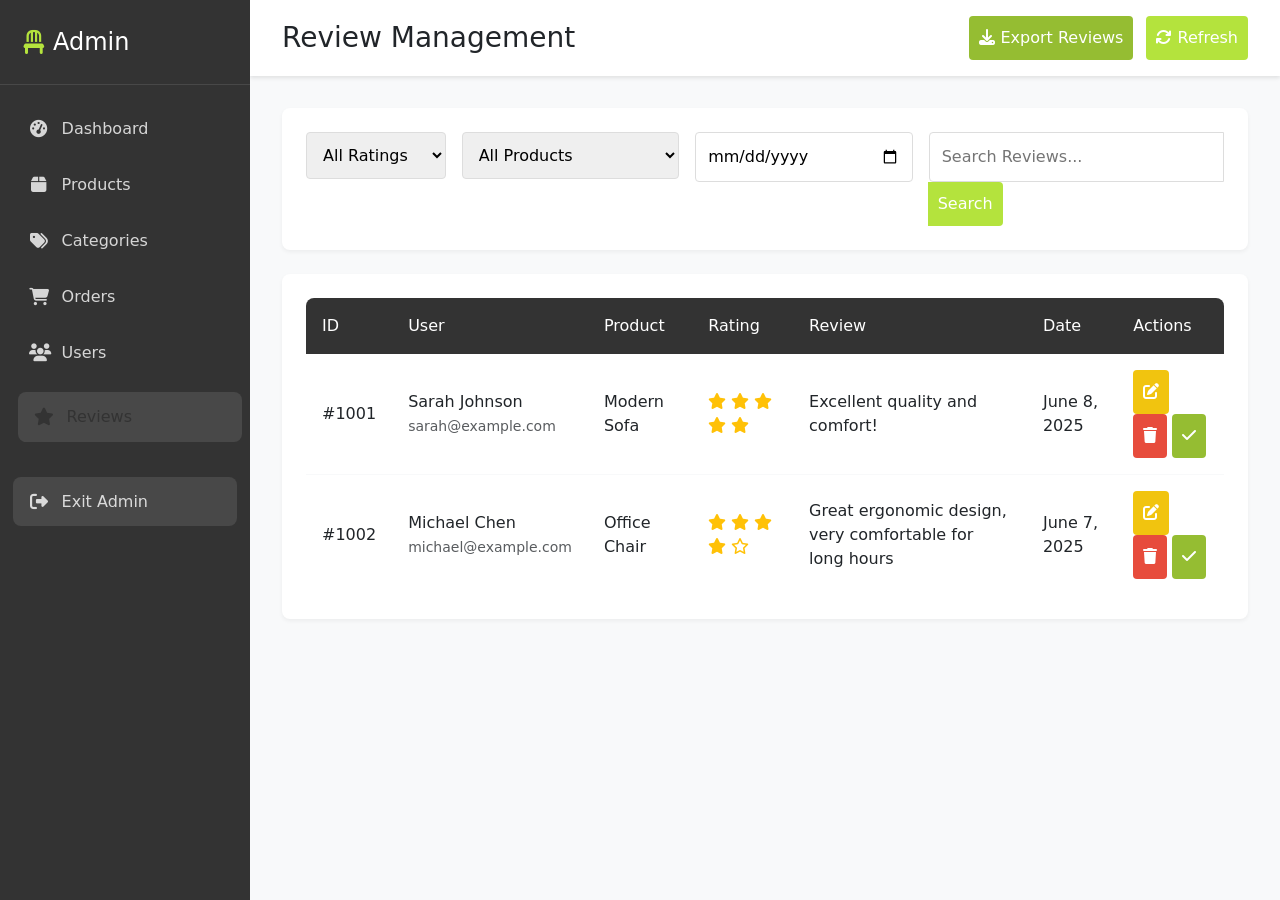
<file: admin/reviews.html>
<!DOCTYPE html>
<html lang="en">
  <head>
    <meta charset="UTF-8" />
    <meta name="viewport" content="width=device-width, initial-scale=1.0" />
    <title>Review Management - Modern Furniture Store</title>

    <!-- Favicon -->
    <link
      rel="apple-touch-icon"
      sizes="180x180"
      href="../assets/img/favicon_io/apple-touch-icon.png"
    />
    <link
      rel="icon"
      type="image/png"
      sizes="32x32"
      href="../assets/img/favicon_io/favicon-32x32.png"
    />
    <link
      rel="icon"
      type="image/png"
      sizes="16x16"
      href="../assets/img/favicon_io/favicon-16x16.png"
    />
    <link rel="manifest" href="../assets/img/favicon_io/site.webmanifest" />

    <!-- Bootstrap 5 CSS -->
    <link
      href="https://cdn.jsdelivr.net/npm/bootstrap@5.3.0/dist/css/bootstrap.min.css"
      rel="stylesheet"
    />
    <!-- Font Awesome -->
    <link
      rel="stylesheet"
      href="https://cdnjs.cloudflare.com/ajax/libs/font-awesome/6.4.0/css/all.min.css"
    />
    <!-- Custom CSS -->
    <link rel="stylesheet" href="../assets/css/colors.css" />
    <link rel="stylesheet" href="../assets/css/admin/admin.css" />
  </head>
  <body>
    <div class="admin-wrapper">
      <!-- Sidebar -->
      <nav class="admin-sidebar">
        <a class="navbar-brand" href="index.html">
          <i class="fas fa-chair"></i> Admin
        </a>
        <ul class="nav flex-column">
          <li class="nav-item">
            <a class="nav-link" href="index.html">
              <i class="fas fa-tachometer-alt"></i> Dashboard
            </a>
          </li>
          <li class="nav-item">
            <a class="nav-link" href="products.html">
              <i class="fas fa-box"></i> Products
            </a>
          </li>
          <li class="nav-item">
            <a class="nav-link" href="categories.html">
              <i class="fas fa-tags"></i> Categories
            </a>
          </li>
          <li class="nav-item">
            <a class="nav-link" href="orders.html">
              <i class="fas fa-shopping-cart"></i> Orders
            </a>
          </li>
          <li class="nav-item">
            <a class="nav-link" href="users.html">
              <i class="fas fa-users"></i> Users
            </a>
          </li>
          <li class="nav-item">
            <a class="nav-link active" href="reviews.html">
              <i class="fas fa-star"></i> Reviews
            </a>
          </li>
          <li class="nav-item mt-4">
            <a class="nav-link" href="../index.html">
              <i class="fas fa-sign-out-alt"></i> Exit Admin
            </a>
          </li>
        </ul>
      </nav>

      <!-- Main Content -->
      <main class="admin-main">
        <!-- Header -->
        <header class="admin-header">
          <h1 class="h3 m-0">Review Management</h1>
          <div>
            <button class="admin-btn admin-btn-success btn-sm me-2">
              <i class="fas fa-download"></i> Export Reviews
            </button>
            <button class="admin-btn admin-btn-primary btn-sm">
              <i class="fas fa-sync"></i> Refresh
            </button>
          </div>
        </header>

        <!-- Review Filters -->
        <div class="admin-card mb-4">
          <div class="row g-3">
            <div class="col-md-2">
              <select class="admin-form-control">
                <option value="">All Ratings</option>
                <option value="5">5 Stars</option>
                <option value="4">4 Stars</option>
                <option value="3">3 Stars</option>
                <option value="2">2 Stars</option>
                <option value="1">1 Star</option>
              </select>
            </div>
            <div class="col-md-3">
              <select class="admin-form-control">
                <option value="">All Products</option>
                <option value="sofa">Modern Sofa</option>
                <option value="chair">Office Chair</option>
                <option value="dining">Dining Set</option>
              </select>
            </div>
            <div class="col-md-3">
              <input
                type="date"
                class="admin-form-control"
                placeholder="Filter by Date"
              />
            </div>
            <div class="col-md-4">
              <div class="input-group">
                <input
                  type="text"
                  class="admin-form-control"
                  placeholder="Search Reviews..."
                />
                <button class="admin-btn admin-btn-primary btn-sm">
                  Search
                </button>
              </div>
            </div>
          </div>
        </div>

        <!-- Reviews Table -->
        <div class="admin-card">
          <div class="table-responsive">
            <table class="admin-table">
              <thead>
                <tr>
                  <th>ID</th>
                  <th>User</th>
                  <th>Product</th>
                  <th>Rating</th>
                  <th>Review</th>
                  <th>Date</th>
                  <th>Actions</th>
                </tr>
              </thead>
              <tbody>
                <tr>
                  <td>#1001</td>
                  <td>
                    Sarah Johnson<br /><small class="text-muted"
                      >sarah@example.com</small
                    >
                  </td>
                  <td>Modern Sofa</td>
                  <td>
                    <div class="text-warning">
                      <i class="fas fa-star"></i>
                      <i class="fas fa-star"></i>
                      <i class="fas fa-star"></i>
                      <i class="fas fa-star"></i>
                      <i class="fas fa-star"></i>
                    </div>
                  </td>
                  <td>Excellent quality and comfort!</td>
                  <td>June 8, 2025</td>
                  <td>
                    <button
                      class="admin-btn admin-btn-warning btn-sm"
                      data-bs-toggle="modal"
                      data-bs-target="#editReviewModal"
                    >
                      <i class="fas fa-edit"></i>
                    </button>
                    <button class="admin-btn admin-btn-danger btn-sm">
                      <i class="fas fa-trash"></i>
                    </button>
                    <button class="admin-btn admin-btn-success btn-sm">
                      <i class="fas fa-check"></i>
                    </button>
                  </td>
                </tr>
                <tr>
                  <td>#1002</td>
                  <td>
                    Michael Chen<br /><small class="text-muted"
                      >michael@example.com</small
                    >
                  </td>
                  <td>Office Chair</td>
                  <td>
                    <div class="text-warning">
                      <i class="fas fa-star"></i>
                      <i class="fas fa-star"></i>
                      <i class="fas fa-star"></i>
                      <i class="fas fa-star"></i>
                      <i class="far fa-star"></i>
                    </div>
                  </td>
                  <td>
                    Great ergonomic design, very comfortable for long hours
                  </td>
                  <td>June 7, 2025</td>
                  <td>
                    <button
                      class="admin-btn admin-btn-warning btn-sm"
                      data-bs-toggle="modal"
                      data-bs-target="#editReviewModal"
                    >
                      <i class="fas fa-edit"></i>
                    </button>
                    <button class="admin-btn admin-btn-danger btn-sm">
                      <i class="fas fa-trash"></i>
                    </button>
                    <button class="admin-btn admin-btn-success btn-sm">
                      <i class="fas fa-check"></i>
                    </button>
                  </td>
                </tr>
              </tbody>
            </table>
          </div>
        </div>
      </main>
    </div>

    <!-- Edit Review Modal -->
    <div class="modal fade" id="editReviewModal" tabindex="-1">
      <div class="modal-dialog">
        <div class="modal-content">
          <div class="modal-header">
            <h5 class="modal-title">Edit Review</h5>
            <button
              type="button"
              class="btn-close"
              data-bs-dismiss="modal"
            ></button>
          </div>
          <div class="modal-body">
            <form>
              <div class="admin-form-group">
                <label class="admin-form-label">Rating</label>
                <div class="rating-select text-center">
                  <input
                    type="radio"
                    name="rating"
                    id="star5"
                    value="5"
                    checked
                  />
                  <label for="star5"><i class="fas fa-star"></i></label>
                  <input type="radio" name="rating" id="star4" value="4" />
                  <label for="star4"><i class="fas fa-star"></i></label>
                  <input type="radio" name="rating" id="star3" value="3" />
                  <label for="star3"><i class="fas fa-star"></i></label>
                  <input type="radio" name="rating" id="star2" value="2" />
                  <label for="star2"><i class="fas fa-star"></i></label>
                  <input type="radio" name="rating" id="star1" value="1" />
                  <label for="star1"><i class="fas fa-star"></i></label>
                </div>
              </div>
              <div class="admin-form-group">
                <label class="admin-form-label">Review Text</label>
                <textarea class="admin-form-control" rows="4" required>
Excellent quality and comfort!</textarea
                >
              </div>
              <div class="admin-form-group">
                <label class="admin-form-label">Status</label>
                <select class="admin-form-control">
                  <option value="approved">Approved</option>
                  <option value="pending">Pending</option>
                  <option value="rejected">Rejected</option>
                </select>
              </div>
            </form>
          </div>
          <div class="modal-footer">
            <button
              type="button"
              class="admin-btn admin-btn-secondary"
              data-bs-dismiss="modal"
            >
              Cancel
            </button>
            <button type="button" class="admin-btn admin-btn-primary">
              Save Changes
            </button>
          </div>
        </div>
      </div>
    </div>

    <!-- Bootstrap JS -->
    <script src="https://cdn.jsdelivr.net/npm/bootstrap@5.3.0/dist/js/bootstrap.bundle.min.js"></script>
  </body>
</html>
</file>
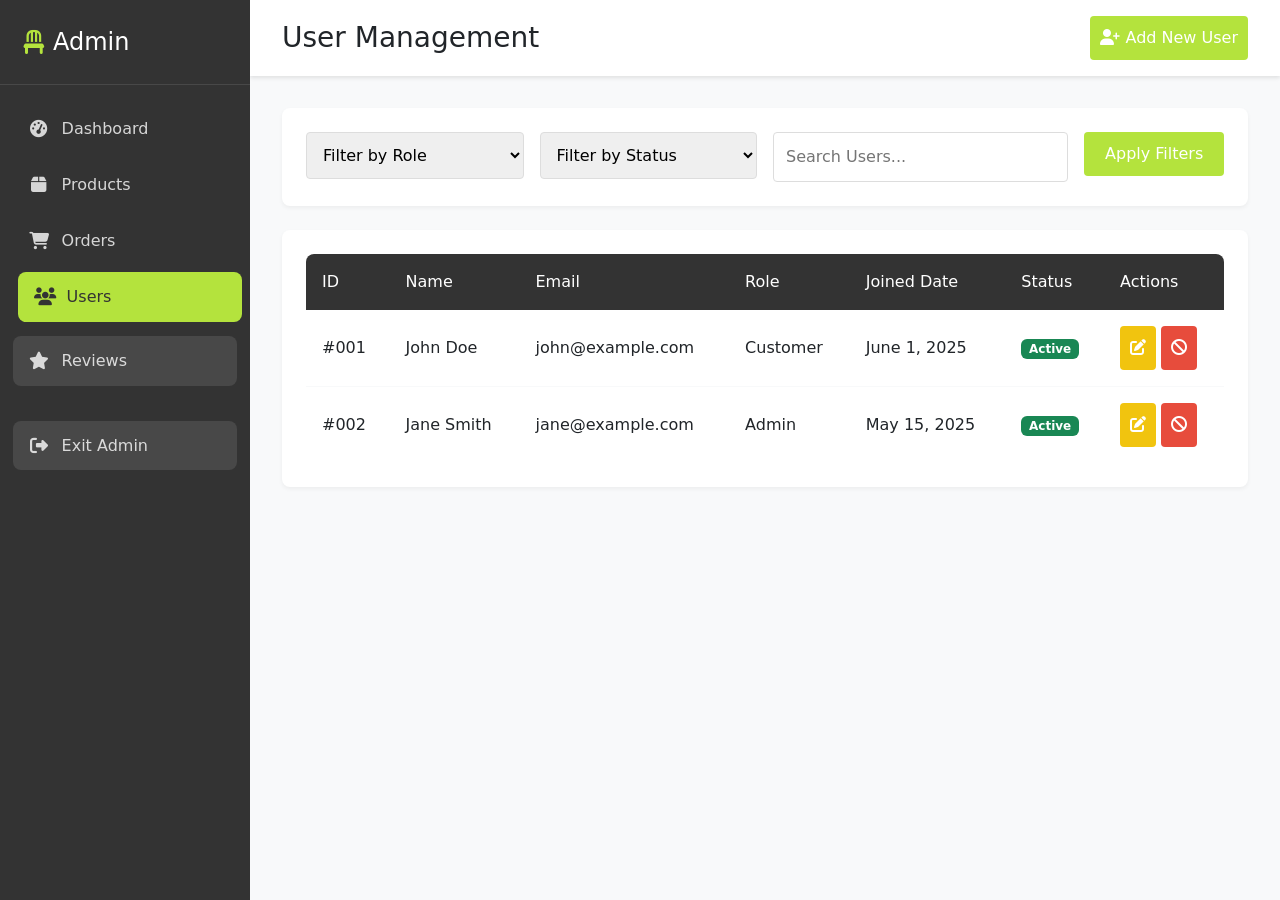
<file: admin/users.html>
<!DOCTYPE html>
<html lang="en">
  <head>
    <meta charset="UTF-8" />
    <meta name="viewport" content="width=device-width, initial-scale=1.0" />
    <title>User Management - Modern Furniture Store</title>
    <!-- Bootstrap 5 CSS -->
    <link
      href="https://cdn.jsdelivr.net/npm/bootstrap@5.3.0/dist/css/bootstrap.min.css"
      rel="stylesheet"
    />
    <!-- Font Awesome -->
    <link
      rel="stylesheet"
      href="https://cdnjs.cloudflare.com/ajax/libs/font-awesome/6.4.0/css/all.min.css"
    />
    <!-- Custom CSS -->
    <link rel="stylesheet" href="../assets/css/colors.css" />
    <link rel="stylesheet" href="../assets/css/admin/admin.css" />
  </head>
  <body>
    <div class="admin-wrapper">
      <!-- Sidebar -->
      <nav class="admin-sidebar">
        <a class="navbar-brand" href="index.html">
          <i class="fas fa-chair"></i> Admin
        </a>
        <ul class="nav flex-column">
          <li class="nav-item">
            <a class="nav-link" href="index.html">
              <i class="fas fa-tachometer-alt"></i> Dashboard
            </a>
          </li>
          <li class="nav-item">
            <a class="nav-link" href="products.html">
              <i class="fas fa-box"></i> Products
            </a>
          </li>
          <li class="nav-item">
            <a class="nav-link" href="orders.html">
              <i class="fas fa-shopping-cart"></i> Orders
            </a>
          </li>
          <li class="nav-item">
            <a class="nav-link active" href="users.html">
              <i class="fas fa-users"></i> Users
            </a>
          </li>
          <li class="nav-item">
            <a class="nav-link" href="reviews.html">
              <i class="fas fa-star"></i> Reviews
            </a>
          </li>
          <li class="nav-item mt-4">
            <a class="nav-link" href="../index.html">
              <i class="fas fa-sign-out-alt"></i> Exit Admin
            </a>
          </li>
        </ul>
      </nav>

      <!-- Main Content -->
      <main class="admin-main">
        <!-- Header -->
        <header class="admin-header">
          <h1 class="h3 m-0">User Management</h1>
          <button
            class="admin-btn admin-btn-primary"
            data-bs-toggle="modal"
            data-bs-target="#addUserModal"
          >
            <i class="fas fa-user-plus"></i> Add New User
          </button>
        </header>

        <!-- User Filters -->
        <div class="admin-card mb-4">
          <div class="row g-3">
            <div class="col-md-3">
              <select class="admin-form-control">
                <option value="">Filter by Role</option>
                <option value="customer">Customer</option>
                <option value="admin">Admin</option>
              </select>
            </div>
            <div class="col-md-3">
              <select class="admin-form-control">
                <option value="">Filter by Status</option>
                <option value="active">Active</option>
                <option value="inactive">Inactive</option>
                <option value="blocked">Blocked</option>
              </select>
            </div>
            <div class="col-md-4">
              <input
                type="text"
                class="admin-form-control"
                placeholder="Search Users..."
              />
            </div>
            <div class="col-md-2">
              <button class="admin-btn admin-btn-primary w-100">
                Apply Filters
              </button>
            </div>
          </div>
        </div>

        <!-- Users Table -->
        <div class="admin-card">
          <div class="table-responsive">
            <table class="admin-table">
              <thead>
                <tr>
                  <th>ID</th>
                  <th>Name</th>
                  <th>Email</th>
                  <th>Role</th>
                  <th>Joined Date</th>
                  <th>Status</th>
                  <th>Actions</th>
                </tr>
              </thead>
              <tbody>
                <tr>
                  <td>#001</td>
                  <td>John Doe</td>
                  <td>john@example.com</td>
                  <td>Customer</td>
                  <td>June 1, 2025</td>
                  <td><span class="badge bg-success">Active</span></td>
                  <td>
                    <button
                      class="admin-btn admin-btn-warning btn-sm"
                      data-bs-toggle="modal"
                      data-bs-target="#editUserModal"
                    >
                      <i class="fas fa-edit"></i>
                    </button>
                    <button class="admin-btn admin-btn-danger btn-sm">
                      <i class="fas fa-ban"></i>
                    </button>
                  </td>
                </tr>
                <tr>
                  <td>#002</td>
                  <td>Jane Smith</td>
                  <td>jane@example.com</td>
                  <td>Admin</td>
                  <td>May 15, 2025</td>
                  <td><span class="badge bg-success">Active</span></td>
                  <td>
                    <button
                      class="admin-btn admin-btn-warning btn-sm"
                      data-bs-toggle="modal"
                      data-bs-target="#editUserModal"
                    >
                      <i class="fas fa-edit"></i>
                    </button>
                    <button class="admin-btn admin-btn-danger btn-sm">
                      <i class="fas fa-ban"></i>
                    </button>
                  </td>
                </tr>
              </tbody>
            </table>
          </div>
        </div>
      </main>
    </div>

    <!-- Add User Modal -->
    <div class="modal fade" id="addUserModal" tabindex="-1">
      <div class="modal-dialog">
        <div class="modal-content">
          <div class="modal-header">
            <h5 class="modal-title">Add New User</h5>
            <button
              type="button"
              class="btn-close"
              data-bs-dismiss="modal"
            ></button>
          </div>
          <div class="modal-body">
            <form>
              <div class="admin-form-group">
                <label class="admin-form-label">Full Name</label>
                <input type="text" class="admin-form-control" required />
              </div>
              <div class="admin-form-group">
                <label class="admin-form-label">Email</label>
                <input type="email" class="admin-form-control" required />
              </div>
              <div class="admin-form-group">
                <label class="admin-form-label">Password</label>
                <input type="password" class="admin-form-control" required />
              </div>
              <div class="admin-form-group">
                <label class="admin-form-label">Role</label>
                <select class="admin-form-control" required>
                  <option value="customer">Customer</option>
                  <option value="admin">Admin</option>
                </select>
              </div>
            </form>
          </div>
          <div class="modal-footer">
            <button
              type="button"
              class="admin-btn admin-btn-secondary btn-sm"
              data-bs-dismiss="modal"
            >
              Cancel
            </button>
            <button type="button" class="admin-btn admin-btn-primary btn-sm">
              Add User
            </button>
          </div>
        </div>
      </div>
    </div>

    <!-- Edit User Modal -->
    <div class="modal fade" id="editUserModal" tabindex="-1">
      <div class="modal-dialog">
        <div class="modal-content">
          <div class="modal-header">
            <h5 class="modal-title">Edit User</h5>
            <button
              type="button"
              class="btn-close"
              data-bs-dismiss="modal"
            ></button>
          </div>
          <div class="modal-body">
            <form>
              <div class="admin-form-group">
                <label class="admin-form-label">Full Name</label>
                <input
                  type="text"
                  class="admin-form-control"
                  value="John Doe"
                  required
                />
              </div>
              <div class="admin-form-group">
                <label class="admin-form-label">Email</label>
                <input
                  type="email"
                  class="admin-form-control"
                  value="john@example.com"
                  required
                />
              </div>
              <div class="admin-form-group">
                <label class="admin-form-label">Role</label>
                <select class="admin-form-control" required>
                  <option value="customer" selected>Customer</option>
                  <option value="admin">Admin</option>
                </select>
              </div>
              <div class="admin-form-group">
                <label class="admin-form-label">Status</label>
                <select class="admin-form-control" required>
                  <option value="active" selected>Active</option>
                  <option value="inactive">Inactive</option>
                  <option value="blocked">Blocked</option>
                </select>
              </div>
            </form>
          </div>
          <div class="modal-footer">
            <button
              type="button"
              class="admin-btn admin-btn-secondary btn-sm"
              data-bs-dismiss="modal"
            >
              Cancel
            </button>
            <button type="button" class="admin-btn admin-btn-primary btn-sm">
              Save Changes
            </button>
          </div>
        </div>
      </div>
    </div>

    <!-- Bootstrap JS -->
    <script src="https://cdn.jsdelivr.net/npm/bootstrap@5.3.0/dist/js/bootstrap.bundle.min.js"></script>
  </body>
</html>
</file>
<file: assets/css/colors.css>
:root {
    --primary-color: #333333;
    --secondary-color: #666666;
    --accent-color: #B4E33D;
    --text-color: #333333;
    --background-color: #FFFFFF;
    --footer-background: #F8F9FA;
    --card-background: #FFF8E7;
    --button-hover: #95BD32;
}
</file>
<file: assets/css/admin/admin.css>
/* Admin Dashboard Styles */
:root {
    --admin-primary: #333333;
    --admin-secondary: #666666;
    --admin-accent: #B4E33D;
    --admin-success: #95BD32;
    --admin-warning: #f1c40f;
    --admin-danger: #e74c3c;
    --admin-light: #F8F9FA;
    --admin-dark: #333333;
}

a{
    text-decoration: none;
}

/* Admin Layout */
.admin-wrapper {
    display: flex;
    min-height: 100vh;
}

/* Main content wrapper */
.admin-main {
    margin-left: 250px;
    flex: 1;
    min-height: 100vh;
}

/* Sidebar */
.admin-sidebar {
    width: 250px;
    background-color: var(--admin-primary);
    color: white;
    padding: 1.5rem 0;
    position: fixed;
    height: 100vh;
    overflow-y: auto;
}

.admin-sidebar .navbar-brand {
    color: white;
    font-size: 1.5rem;
    padding: 0 1.5rem 1.5rem 1.5rem;
    margin-bottom: 1rem;
    display: flex;
    align-items: center;
    border-bottom: 1px solid rgba(255, 255, 255, 0.1);
}

.admin-sidebar .navbar-brand i {
    margin-right: 0.5rem;
    color: var(--admin-accent);
}

.admin-sidebar .nav-item {
    margin: 0.2rem 0.8rem;
}

.admin-sidebar .nav-link,
.admin-sidebar button.nav-link {
    color: rgba(255, 255, 255, 0.8);
    padding: 0.8rem 1rem;
    border-radius: 0.5rem;
    transition: all 0.2s ease;
    display: flex;
    align-items: center;
    font-weight: 500;
}

.admin-sidebar .nav-link:hover,
.admin-sidebar .nav-link.active,
.admin-sidebar button.nav-link:hover {
    background-color: var(--admin-accent);
    color: var(--admin-primary);
    transform: translateX(5px);
}

.admin-sidebar .nav-link i {
    margin-right: 0.8rem;
    width: 20px;
    text-align: center;
    font-size: 1.1rem;
}

/* Bottom links including logout button */
.admin-sidebar .nav-item:nth-last-child(-n+2) .nav-link,
.admin-sidebar .nav-item:nth-last-child(-n+2) button.nav-link {
    background-color: rgba(255, 255, 255, 0.1);
    margin-top: 0.5rem;
}

.admin-sidebar .nav-item:nth-last-child(-n+2) .nav-link:hover,
.admin-sidebar .nav-item:nth-last-child(-n+2) button.nav-link:hover {
    background-color: var(--admin-accent);
}

/* Main Content */
.admin-main {
    flex: 1;
    background-color: var(--admin-light);
    padding: 2rem;
}

.admin-header {
    background-color: white;
    padding: 1rem 2rem;
    margin: -2rem -2rem 2rem;
    box-shadow: 0 2px 4px rgba(0,0,0,0.1);
    display: flex;
    justify-content: space-between;
    align-items: center;
}

/* Cards */
.admin-card {
    background: white;
    border-radius: 0.5rem;
    padding: 1.5rem;
    margin-bottom: 1.5rem;
    box-shadow: 0 2px 4px rgba(0,0,0,0.05);
}

.admin-card-header {
    display: flex;
    justify-content: space-between;
    align-items: center;
    margin-bottom: 1rem;
}

.admin-card-title {
    font-size: 1.25rem;
    color: var(--admin-dark);
    margin: 0;
}

/* Stats Card */
.stats-card {
    background: white;
    border-radius: 0.5rem;
    padding: 1.5rem;
    margin-bottom: 1.5rem;
    box-shadow: 0 2px 4px rgba(0,0,0,0.05);
    transition: transform 0.3s ease;
}

.stats-card:hover {
    transform: translateY(-5px);
}

.stats-card i {
    font-size: 2rem;
    margin-bottom: 1rem;
}

.stats-card.primary i { color: var(--admin-accent); }
.stats-card.success i { color: var(--admin-success); }
.stats-card.warning i { color: var(--admin-warning); }
.stats-card.danger i { color: var(--admin-danger); }

/* Tables */
.admin-table {
    width: 100%;
    background: white;
    border-radius: 0.5rem;
    overflow: hidden;
}

.admin-table th {
    background-color: var(--admin-primary);
    color: white;
    padding: 1rem;
    font-weight: 500;
}

.admin-table td {
    padding: 1rem;
    border-bottom: 1px solid var(--admin-light);
}

.admin-table tr:last-child td {
    border-bottom: none;
}

/* Forms */
.admin-form-group {
    margin-bottom: 1.5rem;
}

.admin-form-label {
    display: block;
    margin-bottom: 0.5rem;
    color: var(--admin-dark);
    font-weight: 500;
}

.admin-form-control {
    width: 100%;
    padding: 0.75rem;
    border: 1px solid #ddd;
    border-radius: 0.25rem;
    transition: border-color 0.3s ease;
}

.admin-form-control:focus {
    border-color: var(--admin-accent);
    outline: none;
}

/* Buttons */
.admin-btn {
    border-radius: 0.25rem;
    border: none;
    cursor: pointer;
    transition: all 0.3s ease;
    padding: 10px;
}

.admin-btn-primary {
    background-color: var(--admin-accent);
    color: white;
}

.admin-btn-success {
    background-color: var(--admin-success);
    color: white;
}

.admin-btn-warning {
    background-color: var(--admin-warning);
    color: white;
}

.admin-btn-danger {
    background-color: var(--admin-danger);
    color: white;
}

.admin-btn:hover {
    opacity: 0.9;
    transform: translateY(-1px);
}
</file>
<file: assets/css/navigation.css>
.navbar {
    padding: 1rem 2rem;
    background-color: var(--background-color);
    box-shadow: 0 2px 4px rgba(0,0,0,0.1);
}

.navbar-brand img {
    height: 40px;
}

.nav-link {
    color: var(--text-color) !important;
    margin: 0 1rem;
    font-weight: 500;
}

.nav-link:hover {
    color: var(--accent-color) !important;
}

.search-form {
    position: relative;
}

.search-form .form-control {
    border-radius: 20px;
    padding-right: 40px;
    border: 1px solid #ddd;
}

.search-form .btn {
    position: absolute;
    right: 5px;
    top: 50%;
    transform: translateY(-50%);
    border: none;
    background: none;
    color: var(--secondary-color);
}
</file>
<file: assets/css/footer.css>
footer {
    background-color: var(--footer-background);
    padding: 3rem 0;
    margin-top: 4rem;
}

.footer-heading {
    color: var(--primary-color);
    font-weight: 600;
    margin-bottom: 1.5rem;
}

.footer-links {
    list-style: none;
    padding: 0;
}

.footer-links li {
    margin-bottom: 0.8rem;
}

.footer-links a {
    color: var(--secondary-color);
    text-decoration: none;
}

.footer-links a:hover {
    color: var(--accent-color);
}

.social-links {
    display: flex;
    gap: 1rem;
}

.social-links a {
    color: var(--secondary-color);
    font-size: 1.2rem;
}

.social-links a:hover {
    color: var(--accent-color);
}
</file>
<file: assets/css/contact.css>
.contact-container {
    padding: 4rem 0;
}

.contact-info {
    margin-bottom: 3rem;
}

.contact-card {
    background: white;
    border-radius: 10px;
    padding: 2rem;
    height: 100%;
    box-shadow: 0 0 20px rgba(0,0,0,0.05);
    transition: transform 0.3s ease;
}

.contact-card:hover {
    transform: translateY(-5px);
}

.contact-icon {
    width: 60px;
    height: 60px;
    background-color: var(--accent-color);
    border-radius: 50%;
    display: flex;
    align-items: center;
    justify-content: center;
    margin-bottom: 1.5rem;
}

.contact-icon i {
    font-size: 1.5rem;
    color: white;
}

.contact-card h3 {
    font-size: 1.25rem;
    color: var(--primary-color);
    margin-bottom: 1rem;
}

.contact-card p {
    color: var(--secondary-color);
    margin-bottom: 0;
}

.contact-form {
    background: white;
    border-radius: 10px;
    padding: 2.5rem;
    box-shadow: 0 0 20px rgba(0,0,0,0.05);
}

.contact-form h2 {
    color: var(--primary-color);
    margin-bottom: 2rem;
    text-align: center;
}

.form-group {
    margin-bottom: 1.5rem;
}

.form-label {
    font-weight: 500;
    margin-bottom: 0.5rem;
    color: var(--primary-color);
}

.form-control {
    border: 1px solid #e0e0e0;
    border-radius: 8px;
    padding: 0.75rem;
}

.form-control:focus {
    border-color: var(--accent-color);
    box-shadow: 0 0 0 3px rgba(180, 227, 61, 0.1);
}

textarea.form-control {
    min-height: 150px;
    resize: vertical;
}

.contact-btn {
    background-color: var(--accent-color);
    color: white;
    border: none;
    padding: 0.75rem 2rem;
    border-radius: 8px;
    font-weight: 600;
    transition: all 0.3s ease;
}

.contact-btn:hover {
    background-color: var(--button-hover);
    transform: translateY(-2px);
}
</file>
<file: assets/css/auth.css>
.auth-container {
    min-height: calc(100vh - 70px);
    display: flex;
    align-items: center;
    justify-content: center;
    background-color: #f8f9fa;
    padding: 2rem 0;
}

.auth-card {
    background: white;
    border-radius: 10px;
    box-shadow: 0 0 20px rgba(0,0,0,0.05);
    width: 100%;
    max-width: 500px;
    padding: 2.5rem;
}

.auth-header {
    text-align: center;
    margin-bottom: 2.5rem;
}

.auth-header h2 {
    color: var(--primary-color);
    font-size: 2rem;
    margin-bottom: 0.5rem;
    font-weight: 600;
}

.auth-header p {
    color: var(--secondary-color);
    font-size: 1rem;
}

.form-group {
    margin-bottom: 1.5rem;
}

.form-label {
    display: block;
    margin-bottom: 0.5rem;
    color: var(--primary-color);
    font-weight: 500;
    font-size: 0.9rem;
}

.form-control {
    width: 100%;
    padding: 0.75rem 1rem;
    border: 1px solid #e0e0e0;
    border-radius: 8px;
    transition: all 0.3s ease;
    font-size: 1rem;
}

.form-control:focus {
    border-color: var(--accent-color);
    outline: none;
    box-shadow: 0 0 0 3px rgba(180, 227, 61, 0.1);
}

.form-control::placeholder {
    color: #adb5bd;
}

.auth-btn {
    width: 100%;
    padding: 0.875rem;
    background-color: var(--accent-color);
    color: white;
    border: none;
    border-radius: 8px;
    font-weight: 600;
    font-size: 1rem;
    cursor: pointer;
    transition: all 0.3s ease;
    margin-top: 1rem;
}

.auth-btn:hover {
    background-color: var(--button-hover);
    transform: translateY(-1px);
}

.auth-links {
    text-align: center;
    margin-top: 1.5rem;
}

.auth-links a {
    color: var(--accent-color);
    text-decoration: none;
    font-weight: 500;
}

.auth-links a:hover {
    text-decoration: underline;
}

/* Social login styles removed */

.terms-check {
    margin: 1.5rem 0;
}

.terms-check a {
    color: var(--accent-color);
    text-decoration: none;
}

.terms-check a:hover {
    text-decoration: underline;
}
</file>
